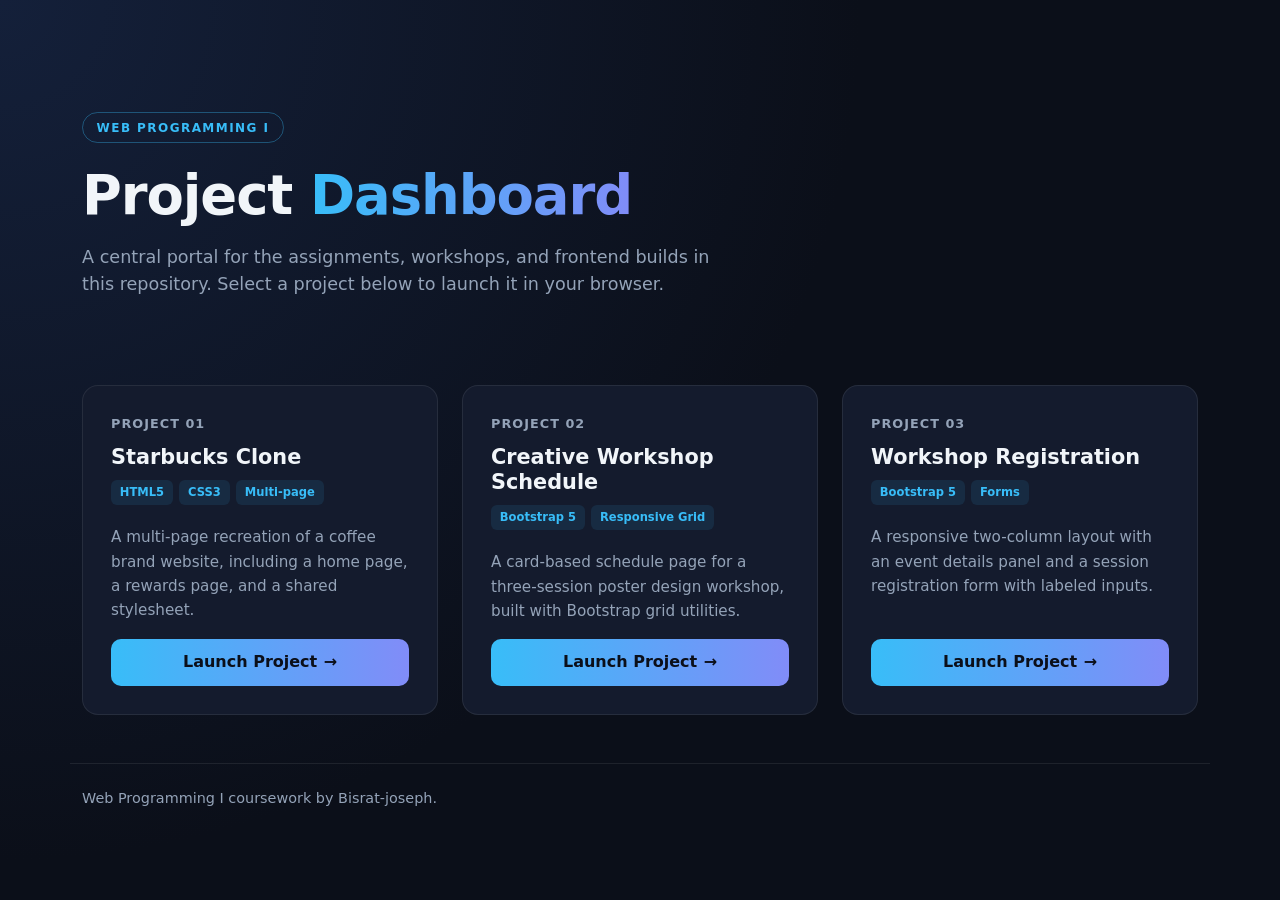
<file: index.html>
<!DOCTYPE html>
<html lang="en">
<head>
  <meta charset="UTF-8">
  <meta name="viewport" content="width=device-width, initial-scale=1.0">
  <title>Web Programming 1 | Project Dashboard</title>
  <meta name="description" content="A portal to the Web Programming 1 assignments and projects.">
  <link href="https://cdn.jsdelivr.net/npm/bootstrap@5.3.3/dist/css/bootstrap.min.css" rel="stylesheet">
  <style>
    :root {
      --bg-base: #0b0f19;
      --bg-card: #141b2d;
      --bg-card-hover: #1b2540;
      --border-subtle: rgba(255, 255, 255, 0.08);
      --text-primary: #f1f5f9;
      --text-muted: #94a3b8;
      --accent: #38bdf8;
      --accent-2: #818cf8;
    }

    body {
      background: radial-gradient(circle at top left, #14203a 0%, var(--bg-base) 55%);
      background-color: var(--bg-base);
      color: var(--text-primary);
      min-height: 100vh;
      font-family: system-ui, -apple-system, "Segoe UI", Roboto, "Helvetica Neue", Arial, sans-serif;
    }

    .hero {
      padding: 4rem 0 2.5rem;
    }

    .eyebrow {
      display: inline-block;
      font-size: 0.75rem;
      font-weight: 600;
      letter-spacing: 0.12em;
      text-transform: uppercase;
      color: var(--accent);
      border: 1px solid rgba(56, 189, 248, 0.35);
      border-radius: 999px;
      padding: 0.35rem 0.85rem;
      margin-bottom: 1.25rem;
    }

    .hero h1 {
      font-size: clamp(2.2rem, 5vw, 3.4rem);
      font-weight: 700;
      letter-spacing: -0.02em;
      margin-bottom: 1rem;
    }

    .gradient-text {
      background: linear-gradient(90deg, var(--accent), var(--accent-2));
      -webkit-background-clip: text;
      background-clip: text;
      color: transparent;
    }

    .hero p.lead {
      color: var(--text-muted);
      max-width: 640px;
      font-size: 1.1rem;
    }

    .project-card {
      background: var(--bg-card);
      border: 1px solid var(--border-subtle);
      border-radius: 16px;
      padding: 1.75rem;
      height: 100%;
      display: flex;
      flex-direction: column;
      transition: transform 0.2s ease, background-color 0.2s ease, border-color 0.2s ease;
    }

    .project-card:hover {
      transform: translateY(-4px);
      background: var(--bg-card-hover);
      border-color: rgba(56, 189, 248, 0.35);
    }

    .project-index {
      font-size: 0.8rem;
      font-weight: 600;
      color: var(--text-muted);
      letter-spacing: 0.08em;
      margin-bottom: 0.75rem;
    }

    .project-card h2 {
      font-size: 1.3rem;
      font-weight: 600;
      margin-bottom: 0.6rem;
    }

    .project-card p {
      color: var(--text-muted);
      font-size: 0.95rem;
      line-height: 1.6;
      flex-grow: 1;
    }

    .tag-row {
      display: flex;
      flex-wrap: wrap;
      gap: 0.4rem;
      margin-bottom: 1.25rem;
    }

    .tag {
      font-size: 0.72rem;
      font-weight: 600;
      color: var(--accent);
      background: rgba(56, 189, 248, 0.1);
      border-radius: 6px;
      padding: 0.25rem 0.55rem;
    }

    .btn-launch {
      display: inline-flex;
      align-items: center;
      justify-content: center;
      gap: 0.4rem;
      font-weight: 600;
      color: #0b0f19;
      background: linear-gradient(90deg, var(--accent), var(--accent-2));
      border: none;
      border-radius: 10px;
      padding: 0.7rem 1.2rem;
      text-decoration: none;
      transition: opacity 0.2s ease;
    }

    .btn-launch:hover,
    .btn-launch:focus-visible {
      opacity: 0.9;
      color: #0b0f19;
    }

    .btn-launch .arrow {
      transition: transform 0.2s ease;
    }

    .btn-launch:hover .arrow {
      transform: translateX(3px);
    }

    footer {
      border-top: 1px solid var(--border-subtle);
      color: var(--text-muted);
      font-size: 0.9rem;
    }

    @media (prefers-reduced-motion: reduce) {
      .project-card,
      .btn-launch,
      .btn-launch .arrow {
        transition: none;
      }
    }
  </style>
</head>
<body>

  <main class="container py-5">

    <header class="hero text-center text-md-start">
      <span class="eyebrow">Web Programming I</span>
      <h1>Project <span class="gradient-text">Dashboard</span></h1>
      <p class="lead">A central portal for the assignments, workshops, and frontend builds in this repository. Select a project below to launch it in your browser.</p>
    </header>

    <section aria-label="Projects" class="row g-4 mt-2">

      <div class="col-12 col-md-6 col-xl-4">
        <article class="project-card">
          <div class="project-index">PROJECT 01</div>
          <h2>Starbucks Clone</h2>
          <div class="tag-row">
            <span class="tag">HTML5</span>
            <span class="tag">CSS3</span>
            <span class="tag">Multi-page</span>
          </div>
          <p>A multi-page recreation of a coffee brand website, including a home page, a rewards page, and a shared stylesheet.</p>
          <a class="btn-launch" href="starbucksclone/">Launch Project <span class="arrow" aria-hidden="true">&rarr;</span></a>
        </article>
      </div>

      <div class="col-12 col-md-6 col-xl-4">
        <article class="project-card">
          <div class="project-index">PROJECT 02</div>
          <h2>Creative Workshop Schedule</h2>
          <div class="tag-row">
            <span class="tag">Bootstrap 5</span>
            <span class="tag">Responsive Grid</span>
          </div>
          <p>A card-based schedule page for a three-session poster design workshop, built with Bootstrap grid utilities.</p>
          <a class="btn-launch" href="First%20assigment%20workshop%20clone.html">Launch Project <span class="arrow" aria-hidden="true">&rarr;</span></a>
        </article>
      </div>

      <div class="col-12 col-md-6 col-xl-4">
        <article class="project-card">
          <div class="project-index">PROJECT 03</div>
          <h2>Workshop Registration</h2>
          <div class="tag-row">
            <span class="tag">Bootstrap 5</span>
            <span class="tag">Forms</span>
          </div>
          <p>A responsive two-column layout with an event details panel and a session registration form with labeled inputs.</p>
          <a class="btn-launch" href="Second%20Assignment%20workshop%20registration.html">Launch Project <span class="arrow" aria-hidden="true">&rarr;</span></a>
        </article>
      </div>

    </section>

  </main>

  <footer class="container py-4 text-center text-md-start">
    <p class="mb-0">Web Programming I coursework by Bisrat-joseph.</p>
  </footer>

</body>
</html>
</file>
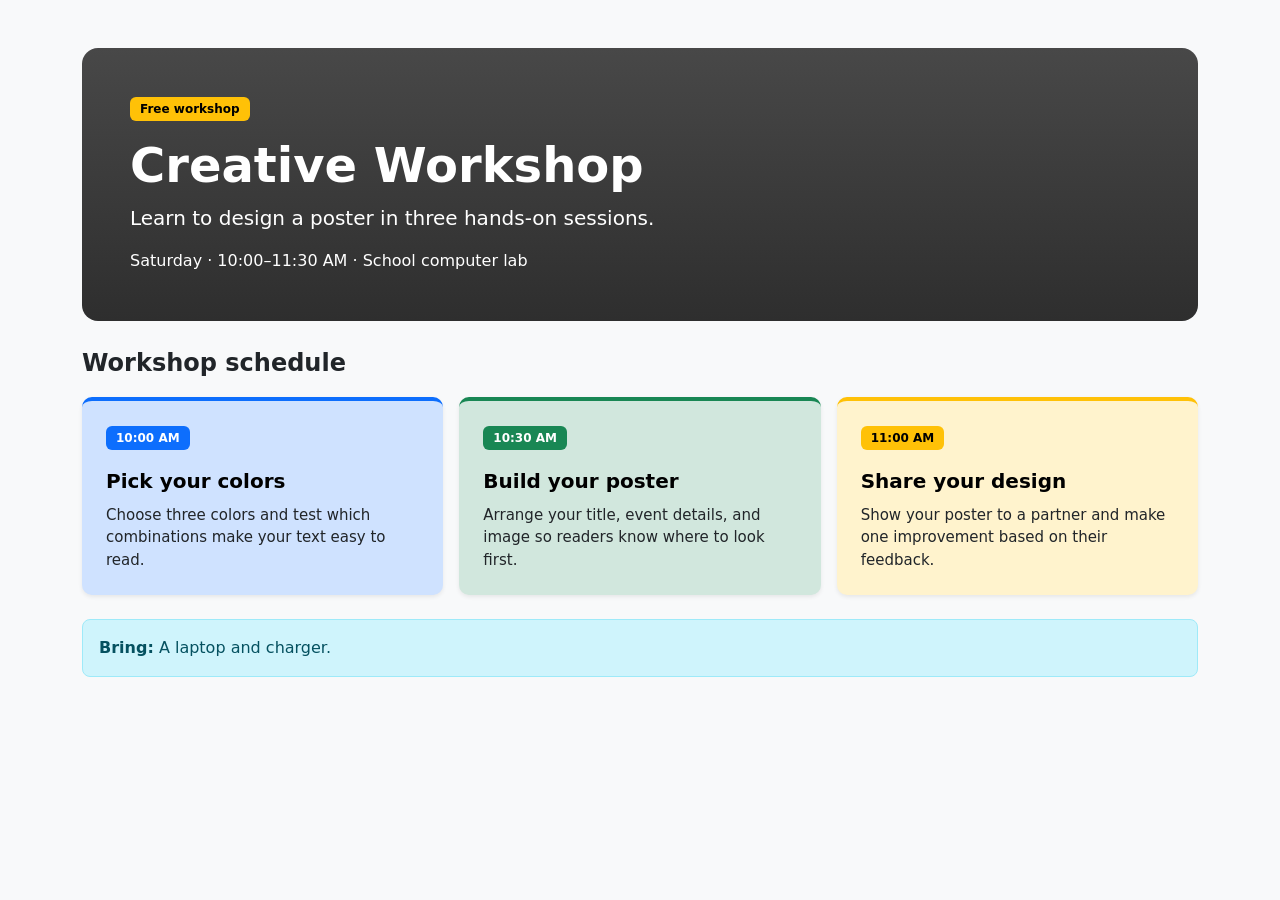
<file: First assigment workshop clone.html>
<!DOCTYPE html>
<html lang="en">

<head>
    <meta charset="UTF-8">
    <meta name="viewport" content="width=device-width, initial-scale=1.0">
    <title>Creative Workshop Schedule</title>
    <link href="https://cdn.jsdelivr.net/npm/bootstrap@5.3.3/dist/css/bootstrap.min.css" rel="stylesheet">
</head>

<body style="background-color: #f8f9fa;">

    <div class="container py-5">
       
        <div class="card border-0 mb-4" style="background-image: linear-gradient(to top, rgb(46, 46, 46), rgb(72, 72, 72)); border-radius: 16px;">
            <div class="card-body p-4 p-md-5">
                <p style="background-color: rgb(255, 193, 7); color: #000; display: inline-block; padding: 3px 10px; border-radius: 6px; font-size: 12px; font-weight: 700;">Free workshop</p>
                <h1 class="card-title" style="color: white; font-weight: 700; font-size: 48px;">Creative Workshop</h1>
                <p class="card-text" style="color: white; font-size: 20px; font-weight: 300;">Learn to design a poster in three hands-on sessions.</p>
                <p class="card-text mb-0" style="color: white; font-size: 16px;">Saturday · 10:00–11:30 AM · School computer lab</p>
            </div>
        </div>

       
        <div class="fs-4 mb-3" style="font-weight: 600;">
            Workshop schedule
        </div>

      
        <div class="row g-3">
            <!-- Card 1 -->
            <div class="col-12 col-md-4">
                <div class="h-100 p-4 shadow-sm" style="background-color: #cfe2ff; border-top: 4px solid #0d6efd; border-radius: 10px;">
                    <p style="background-color: #0d6efd; color: white; display: inline-block; padding: 3px 10px; border-radius: 6px; font-size: 12px; font-weight: 700;">10:00 AM</p>
                    <p style="color: #000; font-size: 20px; font-weight: 600; margin-bottom: 8px;">Pick your colors</p>
                    <p style="font-size: 15px; font-weight: 400; margin-bottom: 0;">Choose three colors and test which combinations make your text easy to read.</p>
                </div>
            </div>

            <!-- Card 2-->
            <div class="col-12 col-md-4">
                <div class="h-100 p-4 shadow-sm" style="background-color: #d1e7dd; border-top: 4px solid #198754; border-radius: 10px;">
                    <p style="background-color: #198754; color: white; display: inline-block; padding: 3px 10px; border-radius: 6px; font-size: 12px; font-weight: 700;">10:30 AM</p>
                    <p style="color: #000; font-size: 20px; font-weight: 600; margin-bottom: 8px;">Build your poster</p>
                    <p style="font-size: 15px; font-weight: 400; margin-bottom: 0;">Arrange your title, event details, and image so readers know where to look first.</p>
                </div>
            </div>

            <!-- Card 3 -->
            <div class="col-12 col-md-4">
                <div class="h-100 p-4 shadow-sm" style="background-color: #fff3cd; border-top: 4px solid #ffc107; border-radius: 10px;">
                    <p style="background-color: #ffc107; color: #000; display: inline-block; padding: 3px 10px; border-radius: 6px; font-size: 12px; font-weight: 700;">11:00 AM</p>
                    <p style="color: #000; font-size: 20px; font-weight: 600; margin-bottom: 8px;">Share your design</p>
                    <p style="font-size: 15px; font-weight: 400; margin-bottom: 0;">Show your poster to a partner and make one improvement based on their feedback.</p>
                </div>
            </div>
        </div>

        <!-- Banner -->
        <div class="mt-4 p-3" style="background-color: #cff4fc; border: 1px solid #9eeaf9; border-radius: 8px; color: #055160;">
            <strong>Bring:</strong> A laptop and charger.
        </div>
    </div>

</body>

</html>
</file>
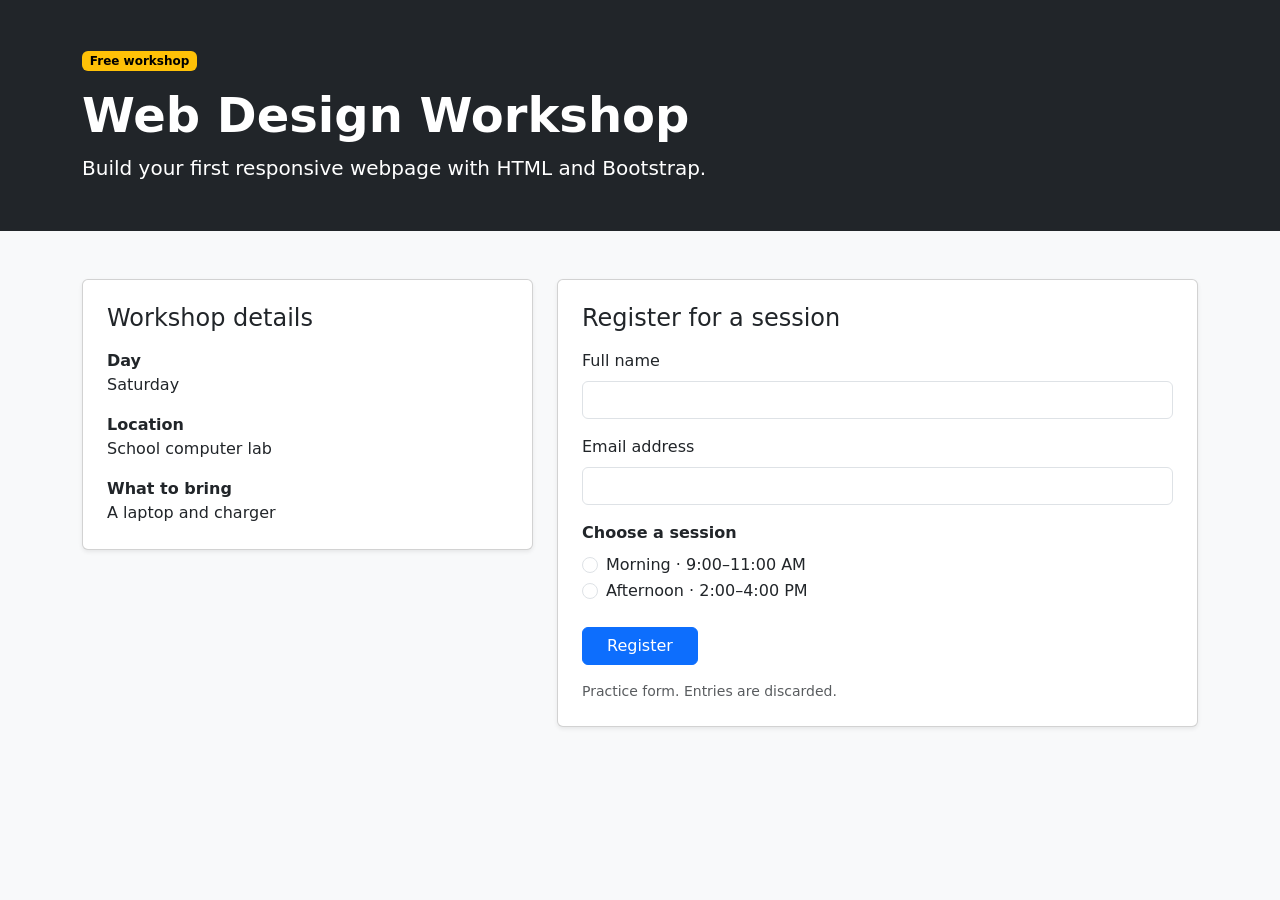
<file: Second Assignment workshop registration.html>
<!DOCTYPE html>
<html lang="en">
<head>
  <meta charset="UTF-8">
  <meta name="viewport" content="width=device-width, initial-scale=1.0">
  <title>Web Design Workshop</title>
  <link href="https://cdn.jsdelivr.net/npm/bootstrap@5.3.3/dist/css/bootstrap.min.css" rel="stylesheet">
</head>
<body class="bg-body-tertiary">

  <!-- Top Banner -->
  <header class="bg-dark text-white py-5">
    <div class="container">
      <span class="badge text-bg-warning mb-3">Free workshop</span>
      <h1 class="display-5 fw-bold">Web Design Workshop</h1>
      <p class="lead mb-0">Build your first responsive webpage with HTML and Bootstrap.</p>
    </div>
  </header>

  <!-- Main Content Grid -->
  <main class="container my-4 my-md-5">
    <div class="row g-4">

      <!-- Left Column: Event Info -->
      <aside class="col-md-5">
        <div class="card shadow-sm">
          <div class="card-body p-4">
            <h2 class="h4 card-title mb-3">Workshop details</h2>

            <div class="mb-3">
              <div class="fw-bold">Day</div>
              <div>Saturday</div>
            </div>

            <div class="mb-3">
              <div class="fw-bold">Location</div>
              <div>School computer lab</div>
            </div>

            <div>
              <div class="fw-bold">What to bring</div>
              <div>A laptop and charger</div>
            </div>
          </div>
        </div>
      </aside>

      <!-- Right Column: Registration Form -->
      <section class="col-md-7">
        <div class="card shadow-sm">
          <div class="card-body p-4">
            <h2 class="h4 card-title mb-3">Register for a session</h2>

            <form action="#" method="get">
              <div class="mb-3">
                <label class="form-label" for="studentName">Full name</label>
                <input type="text" class="form-control" id="studentName" name="studentName" autocomplete="name" required>
              </div>

              <div class="mb-3">
                <label class="form-label" for="studentEmail">Email address</label>
                <input type="email" class="form-control" id="studentEmail" name="studentEmail" autocomplete="email" required>
              </div>

              <div class="mb-4">
                <p class="fs-6 fw-semibold mb-2">Choose a session</p>
                <div class="form-check">
                  <input class="form-check-input" type="radio" name="timeSlot" id="slotMorning" value="morning" required>
                  <label class="form-check-label" for="slotMorning">
                    Morning · 9:00–11:00 AM
                  </label>
                </div>
                <div class="form-check">
                  <input class="form-check-input" type="radio" name="timeSlot" id="slotAfternoon" value="afternoon" required>
                  <label class="form-check-label" for="slotAfternoon">
                    Afternoon · 2:00–4:00 PM
                  </label>
                </div>
              </div>

              <div class="d-grid d-sm-inline-block">
                <button type="submit" class="btn btn-primary px-4">Register</button>
              </div>

              <div class="form-text mt-3">Practice form. Entries are discarded.</div>
            </form>
          </div>
        </div>
      </section>

    </div>
  </main>

</body>
</html>
</file>
